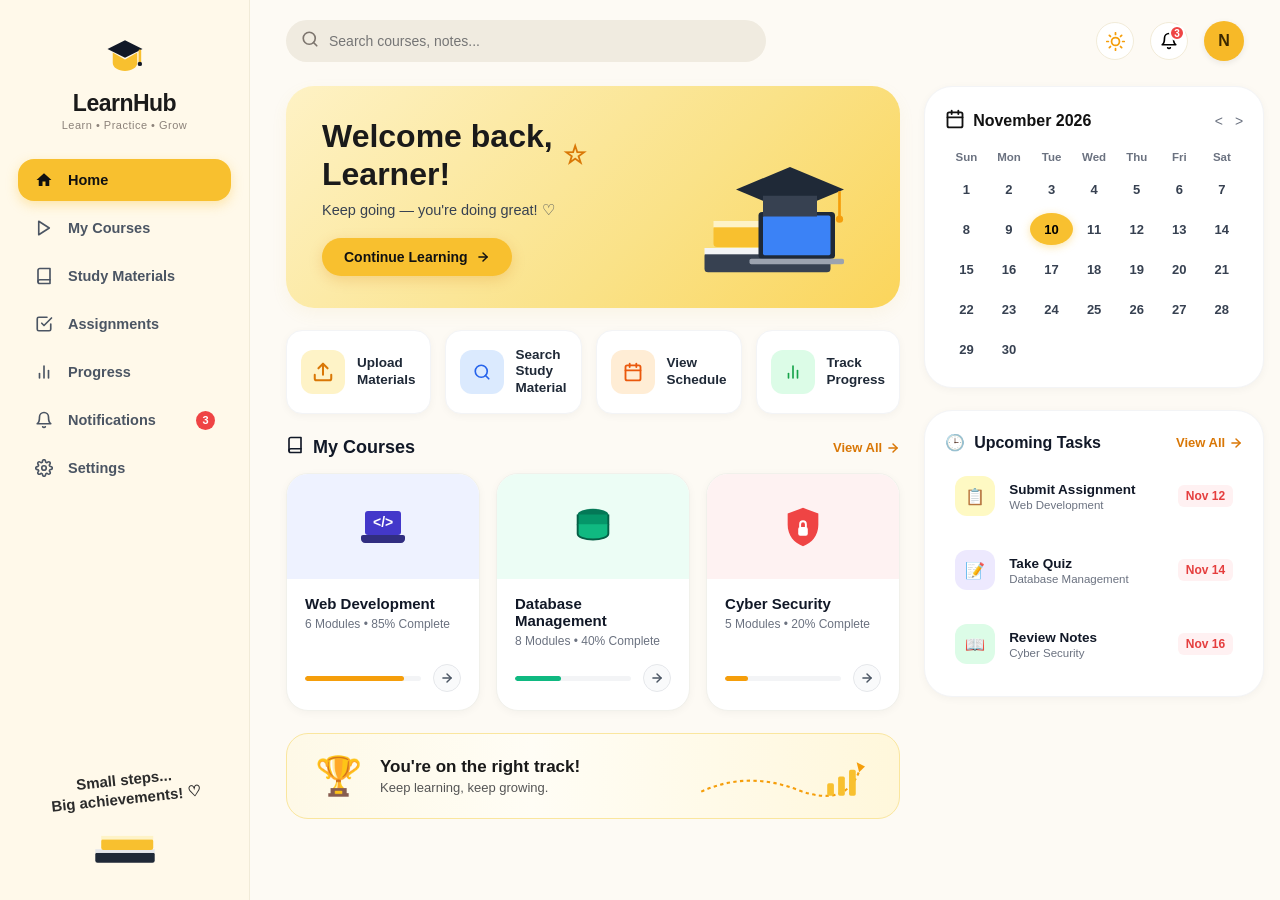
<file: index.html>
<!DOCTYPE html>
<html lang="en">
<head>
  <meta charset="UTF-8">
  <meta name="viewport" content="width=device-width, initial-scale=1.0">
  <title>LearnHub - Learning Management System</title>
  <link rel="stylesheet" href="/style.css">
  <link rel="stylesheet" href="style.css">
</head>
<body>
  <div id="app"></div>
  <script src="/app.js"></script>
</body>
</html>
</file>
<file: style.css>
:root {
  --bg-main: #fdfaf4;
  --bg-sidebar: #fff9ea;
  --bg-card: #ffffff;
  --primary-yellow: #f8c02f;
  --primary-yellow-light: #fef5d8;
  --primary-yellow-dark: #e5a710;
  --accent-blue-bg: #eaf1ff;
  --accent-blue: #4a72d6;
  --accent-green-bg: #eaf8ee;
  --accent-green: #38a169;
  --accent-pink-bg: #fdebee;
  --accent-pink: #e53e3e;
  --accent-orange: #f97316;
  --accent-purple: #8b5cf6;
  --text-primary: #1f2937;
  --text-secondary: #4b5563;
  --text-muted: #9ca3af;
  --border-color: #f1ebd8;
  --border-subtle: #f3f4f6;
  --shadow-sm: 0 2px 8px rgba(0, 0, 0, 0.04);
  --shadow-md: 0 6px 16px rgba(220, 180, 80, 0.08);
  --shadow-lg: 0 12px 28px rgba(0, 0, 0, 0.08);
  --radius-sm: 10px;
  --radius-md: 16px;
  --radius-lg: 22px;
  --radius-xl: 28px;
}

* {
  margin: 0;
  padding: 0;
  box-sizing: border-box;
  font-family: -apple-system, BlinkMacSystemFont, "Segoe UI", Roboto, Helvetica, Arial, sans-serif;
}

body {
  background-color: var(--bg-main);
  color: var(--text-primary);
  min-height: 100vh;
  display: flex;
  overflow-x: hidden;
}

#app {
  display: flex;
  width: 100vw;
  min-height: 100vh;
}

/* SIDEBAR */
.sidebar {
  width: 250px;
  background-color: var(--bg-sidebar);
  border-right: 1px solid var(--border-color);
  display: flex;
  flex-direction: column;
  justify-content: space-between;
  padding: 30px 18px 24px;
  position: sticky;
  top: 0;
  height: 100vh;
  flex-shrink: 0;
  overflow-y: auto;
}

.brand-section {
  display: flex;
  flex-direction: column;
  align-items: center;
  margin-bottom: 28px;
  text-align: center;
}

.brand-logo-wrap {
  display: flex;
  align-items: center;
  justify-content: center;
  width: 52px;
  height: 52px;
  margin-bottom: 8px;
}

.brand-title {
  font-size: 23px;
  font-weight: 800;
  color: #1a1a1a;
  letter-spacing: -0.5px;
}

.brand-subtitle {
  font-size: 11px;
  color: #8c827a;
  margin-top: 2px;
  font-weight: 500;
  letter-spacing: 0.5px;
}

.nav-list {
  list-style: none;
  display: flex;
  flex-direction: column;
  gap: 6px;
}

.nav-item {
  display: flex;
  align-items: center;
  gap: 14px;
  padding: 11px 16px;
  border-radius: var(--radius-md);
  font-size: 14.5px;
  font-weight: 600;
  color: var(--text-secondary);
  cursor: pointer;
  transition: all 0.2s ease;
  position: relative;
  user-select: none;
}

.nav-item:hover {
  background-color: rgba(248, 192, 47, 0.18);
  color: #000;
}

.nav-item.active {
  background-color: var(--primary-yellow);
  color: #111;
  box-shadow: 0 4px 12px rgba(248, 192, 47, 0.35);
}

.nav-icon {
  width: 20px;
  height: 20px;
  display: inline-flex;
  align-items: center;
  justify-content: center;
}

.nav-badge {
  margin-left: auto;
  background-color: #ef4444;
  color: white;
  font-size: 11px;
  font-weight: 700;
  width: 19px;
  height: 19px;
  border-radius: 50%;
  display: flex;
  align-items: center;
  justify-content: center;
}

.sidebar-footer {
  margin-top: auto;
  padding-top: 20px;
  text-align: center;
  position: relative;
}

.handdrawn-quote {
  font-family: 'Comic Sans MS', cursive, sans-serif;
  font-size: 15px;
  font-weight: 700;
  color: #2b2b2b;
  transform: rotate(-6deg);
  display: inline-block;
  margin-bottom: 12px;
  line-height: 1.25;
}

.sidebar-illu {
  margin-top: 4px;
  display: flex;
  justify-content: center;
}

/* MAIN CONTENT */
.main-wrapper {
  flex: 1;
  display: flex;
  flex-direction: column;
  overflow-y: auto;
  height: 100vh;
  background-color: var(--bg-main);
}

/* TOP NAVBAR */
.top-header {
  padding: 20px 36px 12px;
  display: flex;
  align-items: center;
  justify-content: space-between;
  gap: 20px;
  position: sticky;
  top: 0;
  background: rgba(253, 250, 244, 0.95);
  backdrop-filter: blur(8px);
  z-index: 10;
}

.search-box-container {
  flex: 1;
  max-width: 480px;
  position: relative;
}

.search-input {
  width: 100%;
  padding: 12px 20px 12px 42px;
  background-color: #f0ebe0;
  border: 1px solid transparent;
  border-radius: 30px;
  font-size: 14px;
  color: var(--text-primary);
  outline: none;
  transition: all 0.2s;
}

.search-input:focus {
  background-color: #ffffff;
  border-color: var(--primary-yellow);
  box-shadow: 0 0 0 3px rgba(248, 192, 47, 0.25);
}

.search-icon-inside {
  position: absolute;
  left: 15px;
  top: 50%;
  transform: translateY(-50%);
  color: #7d756e;
  pointer-events: none;
}

/* LIVE SEARCH DROPDOWN */
.search-dropdown-results {
  position: absolute;
  top: calc(100% + 8px);
  left: 0;
  right: 0;
  background: #ffffff;
  border-radius: 16px;
  box-shadow: 0 10px 30px rgba(0, 0, 0, 0.12);
  border: 1px solid #f1ebd8;
  max-height: 420px;
  overflow-y: auto;
  z-index: 1000;
  padding: 8px 0;
}

.search-drop-group {
  padding: 8px 16px 4px;
  font-size: 11px;
  font-weight: 800;
  color: #9ca3af;
  text-transform: uppercase;
  letter-spacing: 0.5px;
}

.search-drop-item {
  display: flex;
  align-items: center;
  gap: 12px;
  padding: 10px 16px;
  cursor: pointer;
  transition: background-color 0.15s;
}

.search-drop-item:hover {
  background-color: #fef9e7;
}

.search-drop-icon {
  font-size: 16px;
  width: 28px;
  height: 28px;
  border-radius: 8px;
  background: #fdfaf4;
  display: flex;
  align-items: center;
  justify-content: center;
  flex-shrink: 0;
}

.search-drop-info {
  flex: 1;
}

.search-drop-title {
  font-size: 13.5px;
  font-weight: 700;
  color: #1f2937;
}

.search-drop-sub {
  font-size: 11.5px;
  color: #6b7280;
}

.search-no-results {
  padding: 18px 16px;
  text-align: center;
  color: #6b7280;
  font-size: 13.5px;
}

.header-actions {
  display: flex;
  align-items: center;
  gap: 16px;
}

.icon-btn {
  width: 38px;
  height: 38px;
  border-radius: 50%;
  background: white;
  border: 1px solid var(--border-color);
  display: flex;
  align-items: center;
  justify-content: center;
  cursor: pointer;
  position: relative;
  transition: background 0.2s;
}

.icon-btn:hover {
  background: #fdf5d7;
}

.notification-dot {
  position: absolute;
  top: 2px;
  right: 2px;
  width: 16px;
  height: 16px;
  background-color: #ef4444;
  color: white;
  font-size: 10px;
  font-weight: bold;
  border-radius: 50%;
  display: flex;
  align-items: center;
  justify-content: center;
  border: 2px solid white;
}

.avatar-badge {
  width: 40px;
  height: 40px;
  border-radius: 50%;
  background-color: #f7b928;
  color: #3b2800;
  font-weight: 800;
  font-size: 16px;
  display: flex;
  align-items: center;
  justify-content: center;
  cursor: pointer;
  box-shadow: 0 2px 6px rgba(0,0,0,0.08);
}

/* CONTENT VIEW AREA */
.content-area {
  padding: 12px 36px 36px;
}

/* DASHBOARD GRID */
.dashboard-grid {
  display: grid;
  grid-template-columns: 1fr 340px;
  gap: 24px;
}

.dash-left {
  display: flex;
  flex-direction: column;
  gap: 22px;
}

.dash-right {
  display: flex;
  flex-direction: column;
  gap: 22px;
}

/* BANNER CARD */
.welcome-banner {
  background: linear-gradient(135deg, #fef2c5 0%, #fae288 60%, #fbd55b 100%);
  border-radius: var(--radius-xl);
  padding: 32px 36px;
  position: relative;
  overflow: hidden;
  display: flex;
  align-items: center;
  justify-content: space-between;
  min-height: 190px;
  box-shadow: var(--shadow-md);
}

.banner-text {
  max-width: 60%;
  z-index: 2;
}

.banner-title {
  font-size: 32px;
  font-weight: 800;
  color: #1a1a1a;
  line-height: 1.18;
  margin-bottom: 8px;
  display: flex;
  align-items: center;
  gap: 10px;
}

.star-decor {
  color: #d97706;
  font-size: 26px;
}

.banner-sub {
  font-size: 14.5px;
  color: #374151;
  margin-bottom: 20px;
  font-weight: 500;
  display: flex;
  align-items: center;
  gap: 6px;
}

.continue-btn {
  background-color: var(--primary-yellow);
  color: #111;
  font-weight: 700;
  font-size: 14px;
  padding: 11px 22px;
  border-radius: 30px;
  border: none;
  cursor: pointer;
  display: inline-flex;
  align-items: center;
  gap: 8px;
  box-shadow: 0 4px 14px rgba(217, 119, 6, 0.22);
  transition: transform 0.15s, box-shadow 0.15s;
}

.continue-btn:hover {
  transform: translateY(-2px);
  box-shadow: 0 6px 18px rgba(217, 119, 6, 0.3);
}

.banner-illustration {
  position: absolute;
  right: 28px;
  bottom: 12px;
  width: 200px;
  height: 155px;
  display: flex;
  align-items: flex-end;
  justify-content: center;
  z-index: 1;
}

/* QUICK ACTION TILES */
.quick-actions-row {
  display: grid;
  grid-template-columns: repeat(4, 1fr);
  gap: 14px;
}

.quick-action-card {
  background: white;
  border-radius: var(--radius-md);
  padding: 16px 14px;
  display: flex;
  align-items: center;
  gap: 12px;
  border: 1px solid var(--border-subtle);
  box-shadow: var(--shadow-sm);
  cursor: pointer;
  transition: transform 0.15s, box-shadow 0.15s, border-color 0.15s;
}

.quick-action-card:hover {
  transform: translateY(-2px);
  border-color: #f7d479;
  box-shadow: 0 6px 14px rgba(230, 180, 50, 0.12);
}

.qa-icon-wrap {
  width: 44px;
  height: 44px;
  border-radius: 12px;
  display: flex;
  align-items: center;
  justify-content: center;
  flex-shrink: 0;
}

.qa-yellow { background-color: #fef3c7; color: #d97706; }
.qa-blue { background-color: #dbeafe; color: #2563eb; }
.qa-orange { background-color: #ffedd5; color: #ea580c; }
.qa-green { background-color: #dcfce7; color: #16a34a; }

.qa-title {
  font-size: 13.5px;
  font-weight: 700;
  line-height: 1.25;
  color: #1f2937;
}

/* SECTION HEADER */
.section-hdr {
  display: flex;
  align-items: center;
  justify-content: space-between;
  margin-bottom: 14px;
}

.section-hdr-left {
  display: flex;
  align-items: center;
  gap: 9px;
  font-size: 18px;
  font-weight: 800;
  color: #111827;
}

.view-all-link {
  font-size: 13px;
  font-weight: 700;
  color: #d97706;
  text-decoration: none;
  cursor: pointer;
  display: flex;
  align-items: center;
  gap: 4px;
}

.view-all-link:hover {
  text-decoration: underline;
}

/* COURSE CARDS ROW */
.courses-cards-grid {
  display: grid;
  grid-template-columns: repeat(3, 1fr);
  gap: 16px;
}

.course-card {
  background: white;
  border-radius: var(--radius-lg);
  overflow: hidden;
  border: 1px solid #f1f1eb;
  box-shadow: var(--shadow-sm);
  display: flex;
  flex-direction: column;
  transition: transform 0.2s, box-shadow 0.2s;
  cursor: pointer;
}

.course-card:hover {
  transform: translateY(-4px);
  box-shadow: var(--shadow-md);
}

.course-card-top {
  height: 105px;
  display: flex;
  align-items: center;
  justify-content: center;
}

.course-card-top.web-dev { background: #eef2ff; }
.course-card-top.db-mgmt { background: #ecfdf5; }
.course-card-top.cyber-sec { background: #fef2f2; }

.course-card-body {
  padding: 16px 18px 18px;
  display: flex;
  flex-direction: column;
  flex: 1;
}

.course-title-text {
  font-size: 15px;
  font-weight: 700;
  color: #111827;
  margin-bottom: 5px;
}

.course-modules-sub {
  font-size: 12px;
  color: #6b7280;
  font-weight: 500;
  margin-bottom: 16px;
}

.course-progress-row {
  display: flex;
  align-items: center;
  justify-content: space-between;
  margin-top: auto;
}

.progress-bar-container {
  flex: 1;
  height: 5px;
  background-color: #f3f4f6;
  border-radius: 4px;
  overflow: hidden;
  margin-right: 12px;
}

.progress-bar-fill {
  height: 100%;
  border-radius: 4px;
}

.fill-orange { background-color: #f59e0b; }
.fill-blue { background-color: #3b82f6; }
.fill-green { background-color: #10b981; }

.course-card-arrow-btn {
  width: 28px;
  height: 28px;
  border-radius: 50%;
  background: #f9fafb;
  border: 1px solid #e5e7eb;
  display: flex;
  align-items: center;
  justify-content: center;
  color: #4b5563;
  transition: background 0.15s, color 0.15s;
}

.course-card:hover .course-card-arrow-btn {
  background: var(--primary-yellow);
  color: #000;
  border-color: var(--primary-yellow);
}

/* MOTIVATION FOOTER STRIP */
.motivation-strip {
  background: linear-gradient(90deg, #fef9e7 0%, #fffdf5 40%, #fff7db 100%);
  border-radius: var(--radius-lg);
  padding: 18px 28px;
  border: 1px solid #fae69e;
  display: flex;
  align-items: center;
  justify-content: space-between;
  position: relative;
  overflow: hidden;
}

.moti-left {
  display: flex;
  align-items: center;
  gap: 18px;
  z-index: 2;
}

.moti-trophy {
  font-size: 38px;
  line-height: 1;
}

.moti-head {
  font-size: 17px;
  font-weight: 800;
  color: #1a1a1a;
  margin-bottom: 3px;
}

.moti-sub {
  font-size: 13px;
  color: #555;
  font-weight: 500;
}

.moti-right-art {
  display: flex;
  align-items: flex-end;
  gap: 6px;
  height: 48px;
}

/* RIGHT COLUMN: CALENDAR & UPCOMING */
.cal-card {
  background: white;
  border-radius: var(--radius-xl);
  padding: 22px 20px;
  border: 1px solid var(--border-subtle);
  box-shadow: var(--shadow-sm);
}

.cal-header {
  display: flex;
  align-items: center;
  justify-content: space-between;
  margin-bottom: 18px;
}

.cal-title-wrap {
  display: flex;
  align-items: center;
  gap: 8px;
  font-size: 16px;
  font-weight: 800;
  color: #111;
}

.cal-nav-buttons {
  display: flex;
  align-items: center;
  gap: 12px;
  color: #6b7280;
  font-size: 14px;
  cursor: pointer;
}

.cal-weekdays-grid {
  display: grid;
  grid-template-columns: repeat(7, 1fr);
  text-align: center;
  font-size: 11.5px;
  font-weight: 600;
  color: #6b7280;
  margin-bottom: 10px;
}

.cal-days-grid {
  display: grid;
  grid-template-columns: repeat(7, 1fr);
  row-gap: 8px;
  text-align: center;
  font-size: 13px;
  font-weight: 600;
  color: #374151;
}

.cal-cell {
  height: 32px;
  display: flex;
  align-items: center;
  justify-content: center;
  border-radius: 50%;
  cursor: pointer;
  transition: all 0.15s;
}

.cal-cell:hover:not(.empty) {
  background-color: #fef3c7;
}

.cal-cell.today-highlight {
  background-color: #f8c02f;
  color: #000;
  font-weight: 800;
  box-shadow: 0 2px 8px rgba(248, 192, 47, 0.4);
}

.cal-cell.empty {
  cursor: default;
}

/* UPCOMING TASKS CARD */
.tasks-card {
  background: white;
  border-radius: var(--radius-xl);
  padding: 22px 20px;
  border: 1px solid var(--border-subtle);
  box-shadow: var(--shadow-sm);
  display: flex;
  flex-direction: column;
}

.tasks-list {
  display: flex;
  flex-direction: column;
  gap: 14px;
  margin-top: 6px;
}

.task-item {
  display: flex;
  align-items: center;
  gap: 14px;
  padding: 10px 10px;
  border-radius: var(--radius-md);
  transition: background 0.15s;
  cursor: pointer;
}

.task-item:hover {
  background: #fdfaf4;
}

.task-icon-box {
  width: 40px;
  height: 40px;
  border-radius: 12px;
  display: flex;
  align-items: center;
  justify-content: center;
  flex-shrink: 0;
}

.t-icon-yellow { background-color: #fef9c3; color: #ca8a04; }
.t-icon-purple { background-color: #ede9fe; color: #7c3aed; }
.t-icon-green { background-color: #dcfce7; color: #16a34a; }

.task-details {
  flex: 1;
}

.task-title {
  font-size: 13.5px;
  font-weight: 700;
  color: #111827;
  margin-bottom: 2px;
}

.task-course {
  font-size: 11.5px;
  color: #6b7280;
  font-weight: 500;
}

.task-date-pill {
  font-size: 12px;
  font-weight: 700;
  color: #e53e3e;
  padding: 4px 8px;
  border-radius: 6px;
  background: #fff1f2;
}

/* INNER PAGES STYLING (COURSES, MATERIALS, ASSIGNMENTS, ETC.) */
.page-container {
  background: white;
  border-radius: var(--radius-xl);
  padding: 28px 32px;
  border: 1px solid var(--border-color);
  box-shadow: var(--shadow-sm);
}

.page-header {
  display: flex;
  align-items: center;
  justify-content: space-between;
  margin-bottom: 24px;
  border-bottom: 1px solid var(--border-subtle);
  padding-bottom: 16px;
}

.page-title {
  font-size: 24px;
  font-weight: 800;
  color: #111827;
}

.btn-primary {
  background: var(--primary-yellow);
  color: #111;
  font-weight: 700;
  padding: 10px 20px;
  border-radius: 10px;
  border: none;
  cursor: pointer;
  display: inline-flex;
  align-items: center;
  gap: 8px;
  transition: all 0.2s;
}

.btn-primary:hover {
  background: var(--primary-yellow-dark);
}

.btn-secondary {
  background: #f3f4f6;
  color: #374151;
  font-weight: 600;
  padding: 10px 18px;
  border-radius: 10px;
  border: 1px solid #e5e7eb;
  cursor: pointer;
  display: inline-flex;
  align-items: center;
  gap: 8px;
}

.btn-secondary:hover {
  background: #e5e7eb;
}

/* COURSE VIEWER */
.course-detail-view {
  display: grid;
  grid-template-columns: 320px 1fr;
  gap: 24px;
}

.modules-sidebar {
  border: 1px solid #e5e7eb;
  border-radius: var(--radius-md);
  padding: 16px;
  background: #fafaf9;
}

.module-header {
  font-size: 14px;
  font-weight: 700;
  color: #374151;
  margin-bottom: 10px;
}

.lesson-item {
  padding: 10px 12px;
  border-radius: 8px;
  font-size: 13.5px;
  cursor: pointer;
  margin-bottom: 6px;
  display: flex;
  align-items: center;
  gap: 10px;
  color: #4b5563;
  transition: all 0.15s;
}

.lesson-item:hover {
  background: #f1ebd8;
}

.lesson-item.active {
  background: #f8c02f;
  color: #111;
  font-weight: 700;
}

.lesson-content-pane {
  border: 1px solid #e5e7eb;
  border-radius: var(--radius-md);
  padding: 24px;
  background: white;
}

.lesson-title-lg {
  font-size: 22px;
  font-weight: 800;
  margin-bottom: 16px;
  color: #111827;
}

.lesson-body-text {
  font-size: 15px;
  line-height: 1.7;
  color: #374151;
}

/* MODAL FOR UPLOAD & SUBMISSIONS */
.modal-overlay {
  position: fixed;
  top: 0;
  left: 0;
  right: 0;
  bottom: 0;
  background: rgba(0, 0, 0, 0.45);
  display: flex;
  align-items: center;
  justify-content: center;
  z-index: 100;
  backdrop-filter: blur(4px);
}

.modal-card {
  background: white;
  border-radius: var(--radius-lg);
  width: 90%;
  max-width: 580px;
  padding: 28px;
  box-shadow: var(--shadow-lg);
  max-height: 90vh;
  overflow-y: auto;
}

.modal-header {
  display: flex;
  align-items: center;
  justify-content: space-between;
  margin-bottom: 20px;
}

.modal-title {
  font-size: 19px;
  font-weight: 800;
}

.close-modal-btn {
  background: none;
  border: none;
  font-size: 22px;
  cursor: pointer;
  color: #6b7280;
}

.form-group {
  margin-bottom: 18px;
}

.form-label {
  display: block;
  font-size: 13.5px;
  font-weight: 700;
  margin-bottom: 6px;
  color: #374151;
}

.form-control {
  width: 100%;
  padding: 10px 14px;
  border: 1px solid #d1d5db;
  border-radius: 8px;
  font-size: 14px;
}

.file-dropzone {
  border: 2px dashed #f59e0b;
  border-radius: 12px;
  background: #fffbeb;
  padding: 24px;
  text-align: center;
  cursor: pointer;
  transition: all 0.2s;
}

.file-dropzone:hover {
  background: #fef3c7;
}

.restrictions-badge-box {
  background: #f3f4f6;
  border-radius: 8px;
  padding: 10px 14px;
  font-size: 12px;
  color: #4b5563;
  margin-top: 10px;
  line-height: 1.5;
}

.alert-error {
  background: #fee2e2;
  border: 1px solid #f87171;
  color: #991b1b;
  padding: 10px 14px;
  border-radius: 8px;
  font-size: 13px;
  margin-top: 12px;
}

.alert-success {
  background: #dcfce7;
  border: 1px solid #4ade80;
  color: #166534;
  padding: 10px 14px;
  border-radius: 8px;
  font-size: 13px;
  margin-top: 12px;
}

/* RESPONSIVENESS */
@media (max-width: 1080px) {
  .dashboard-grid {
    grid-template-columns: 1fr;
  }
}

@media (max-width: 840px) {
  .sidebar {
    width: 78px;
    padding: 20px 8px;
  }
  .brand-title, .brand-subtitle, .nav-text, .handdrawn-quote, .sidebar-illu {
    display: none;
  }
  .nav-item {
    justify-content: center;
    padding: 12px;
  }
  .quick-actions-row {
    grid-template-columns: repeat(2, 1fr);
  }
  .courses-cards-grid {
    grid-template-columns: 1fr;
  }
}
</file>
